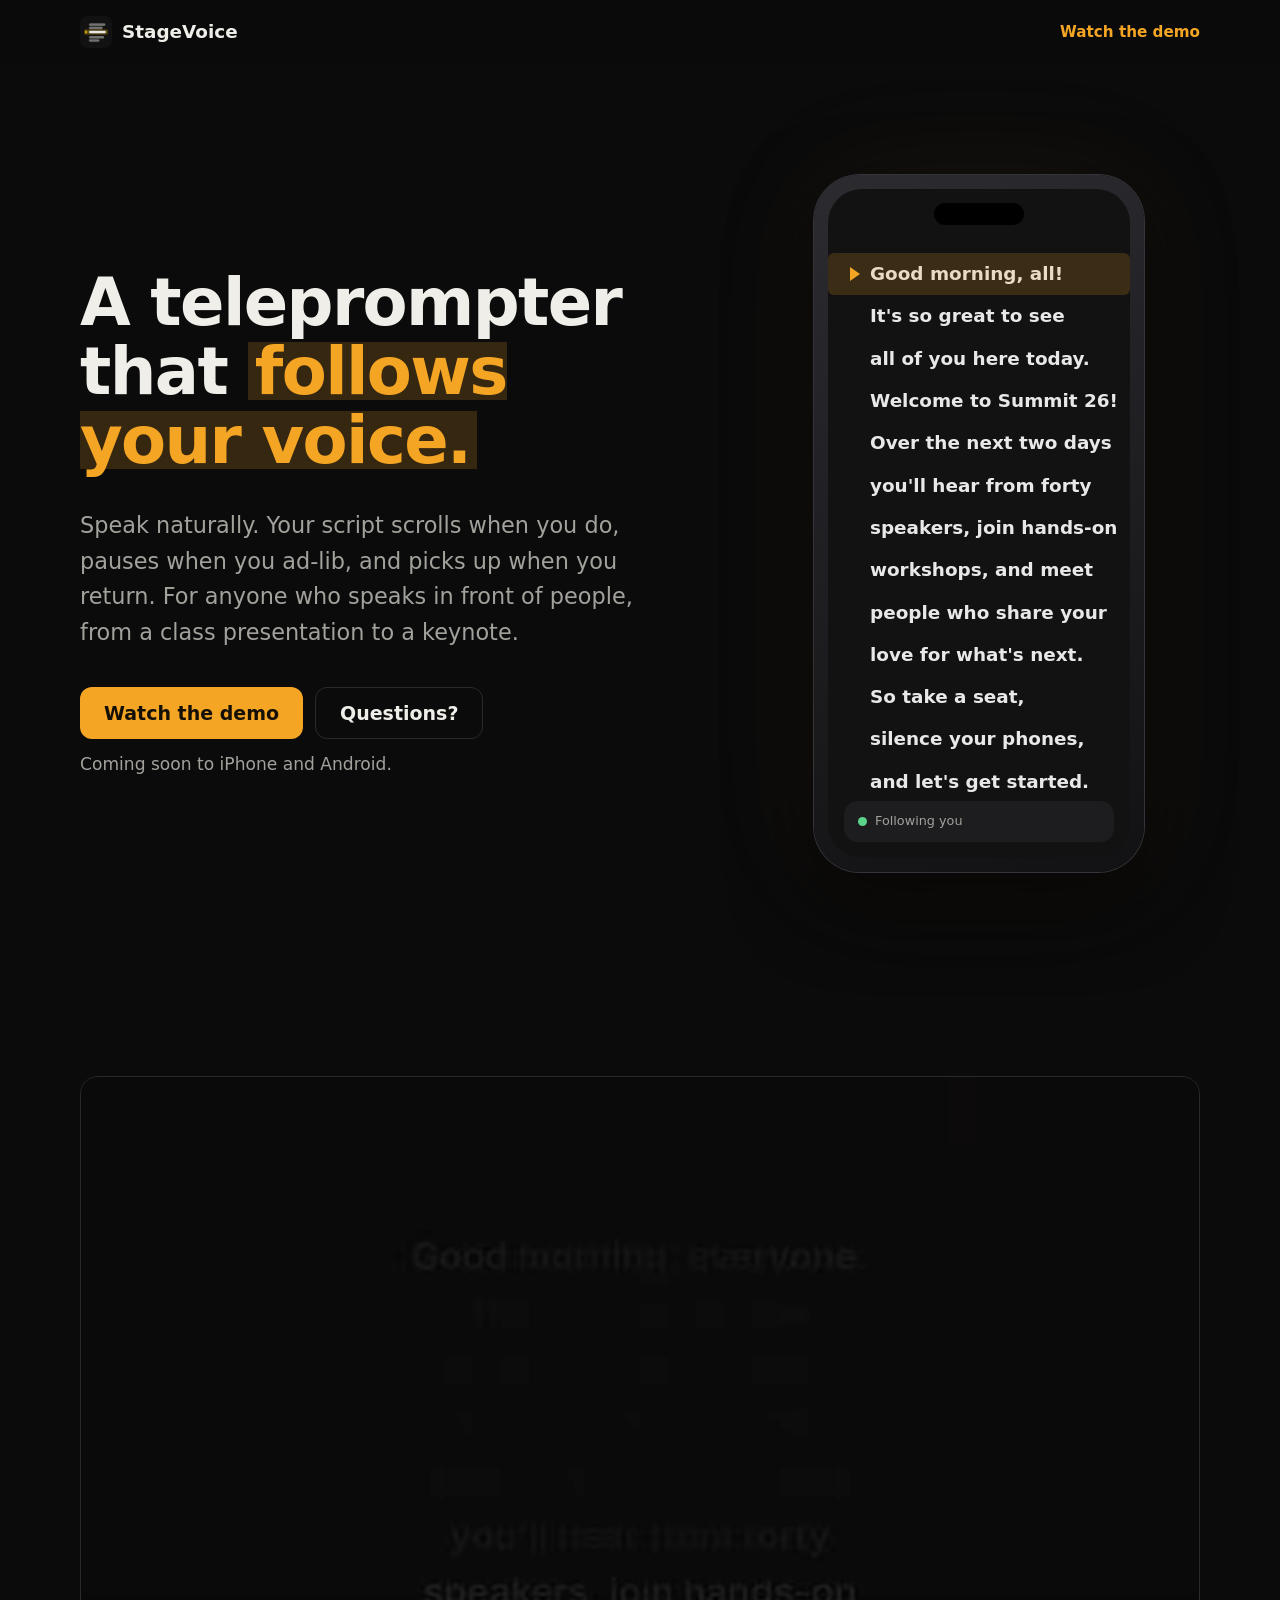
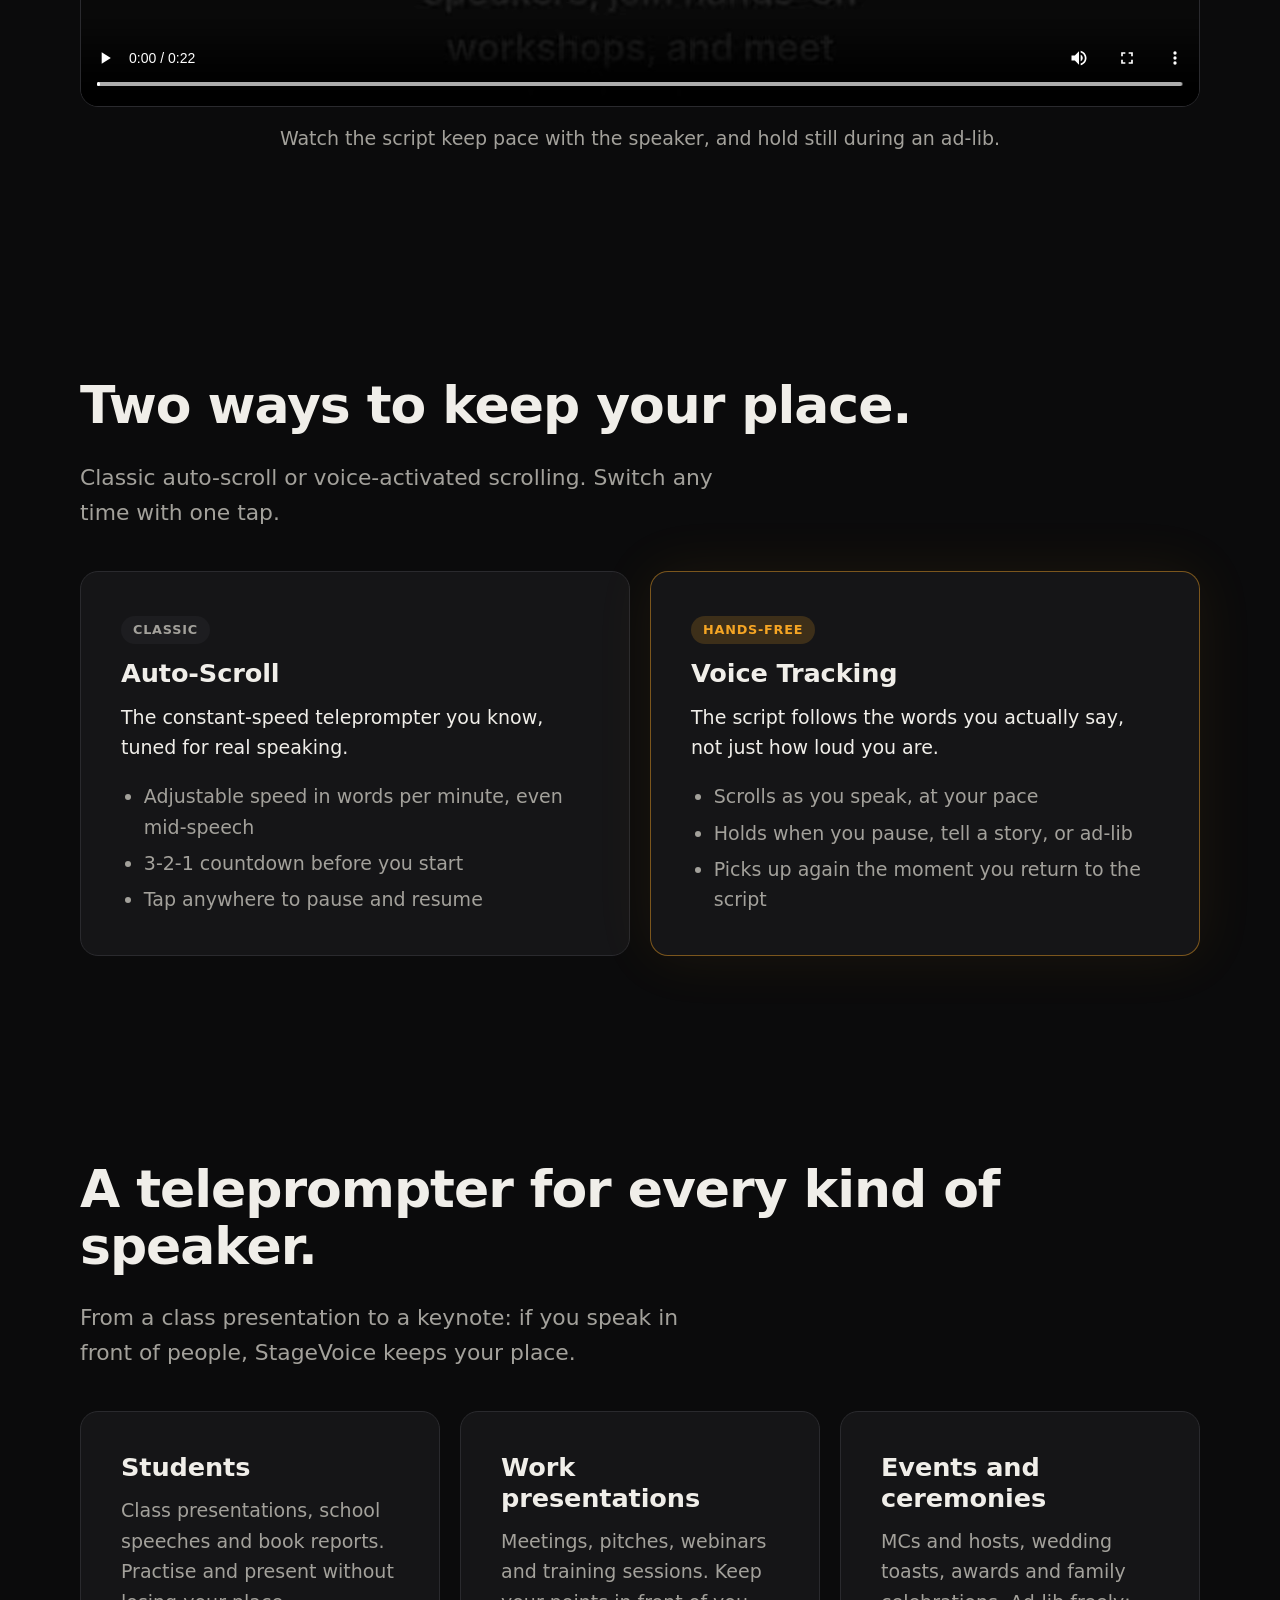
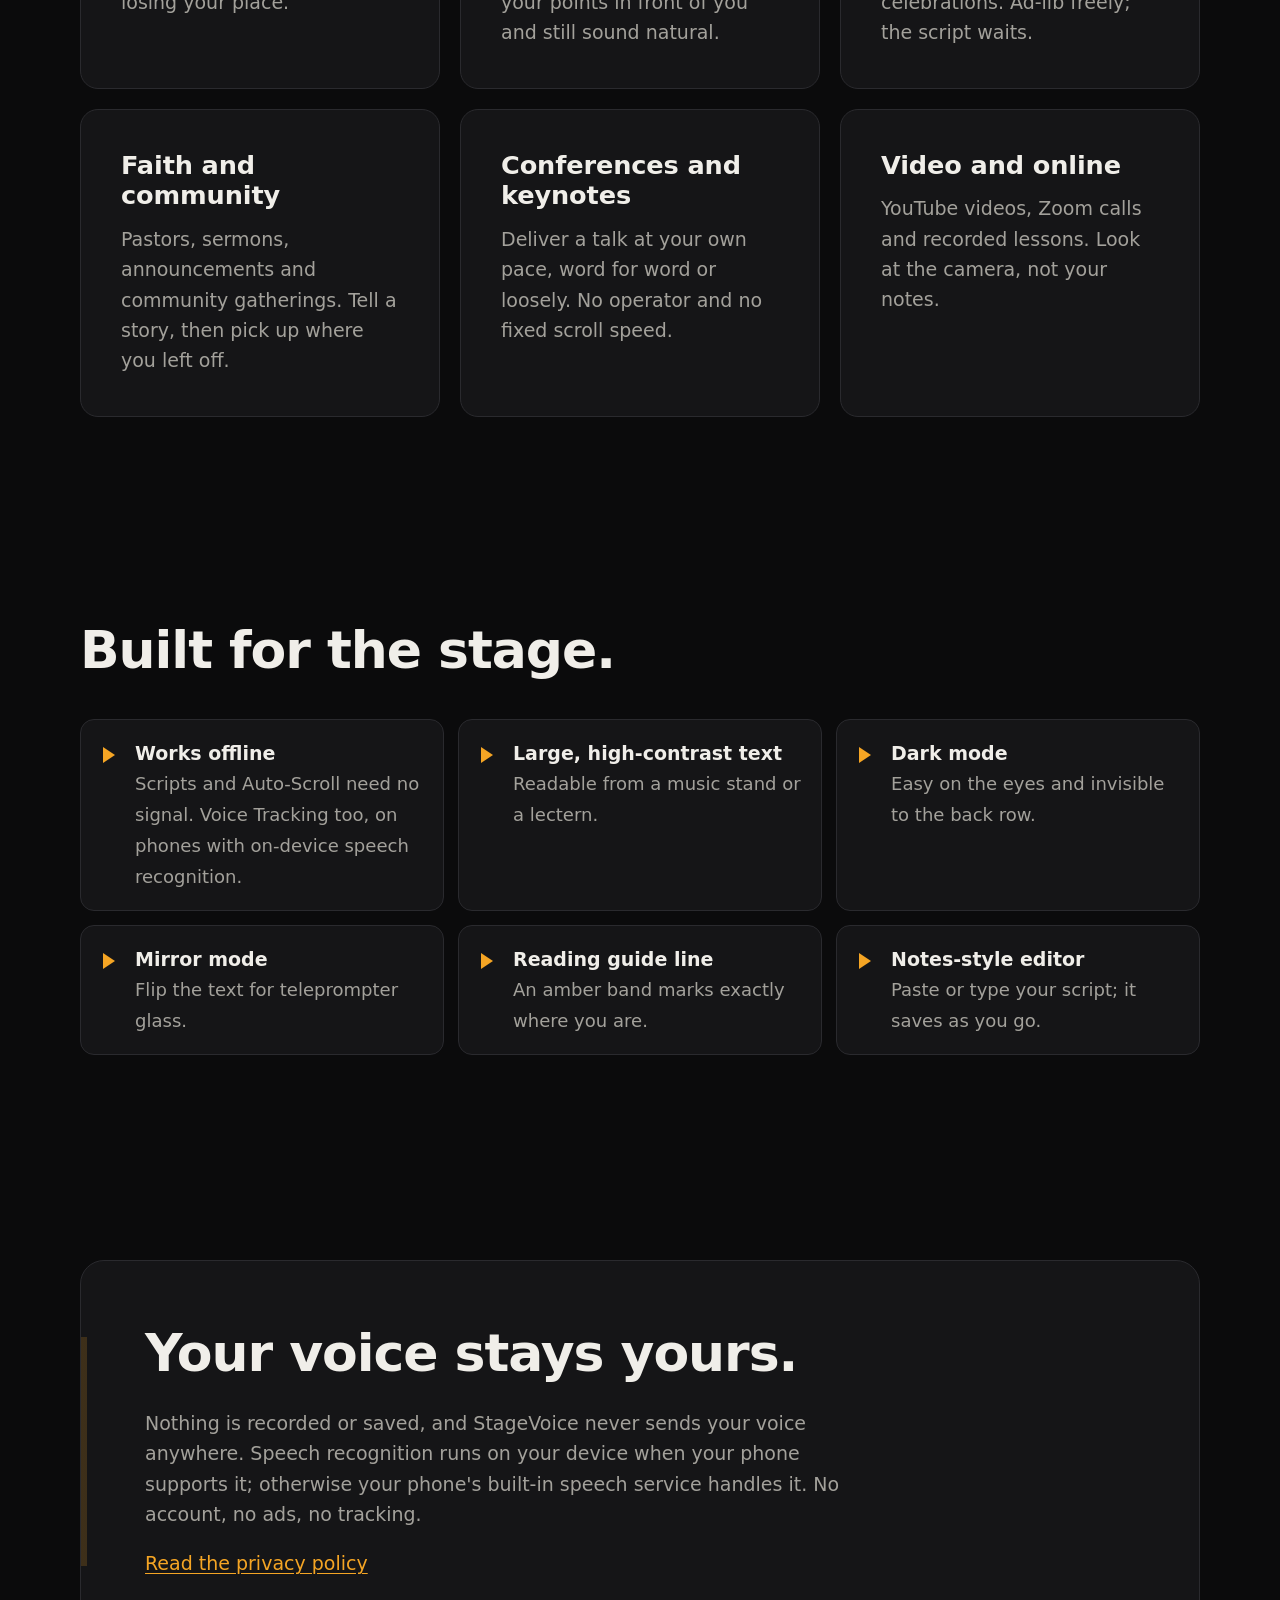
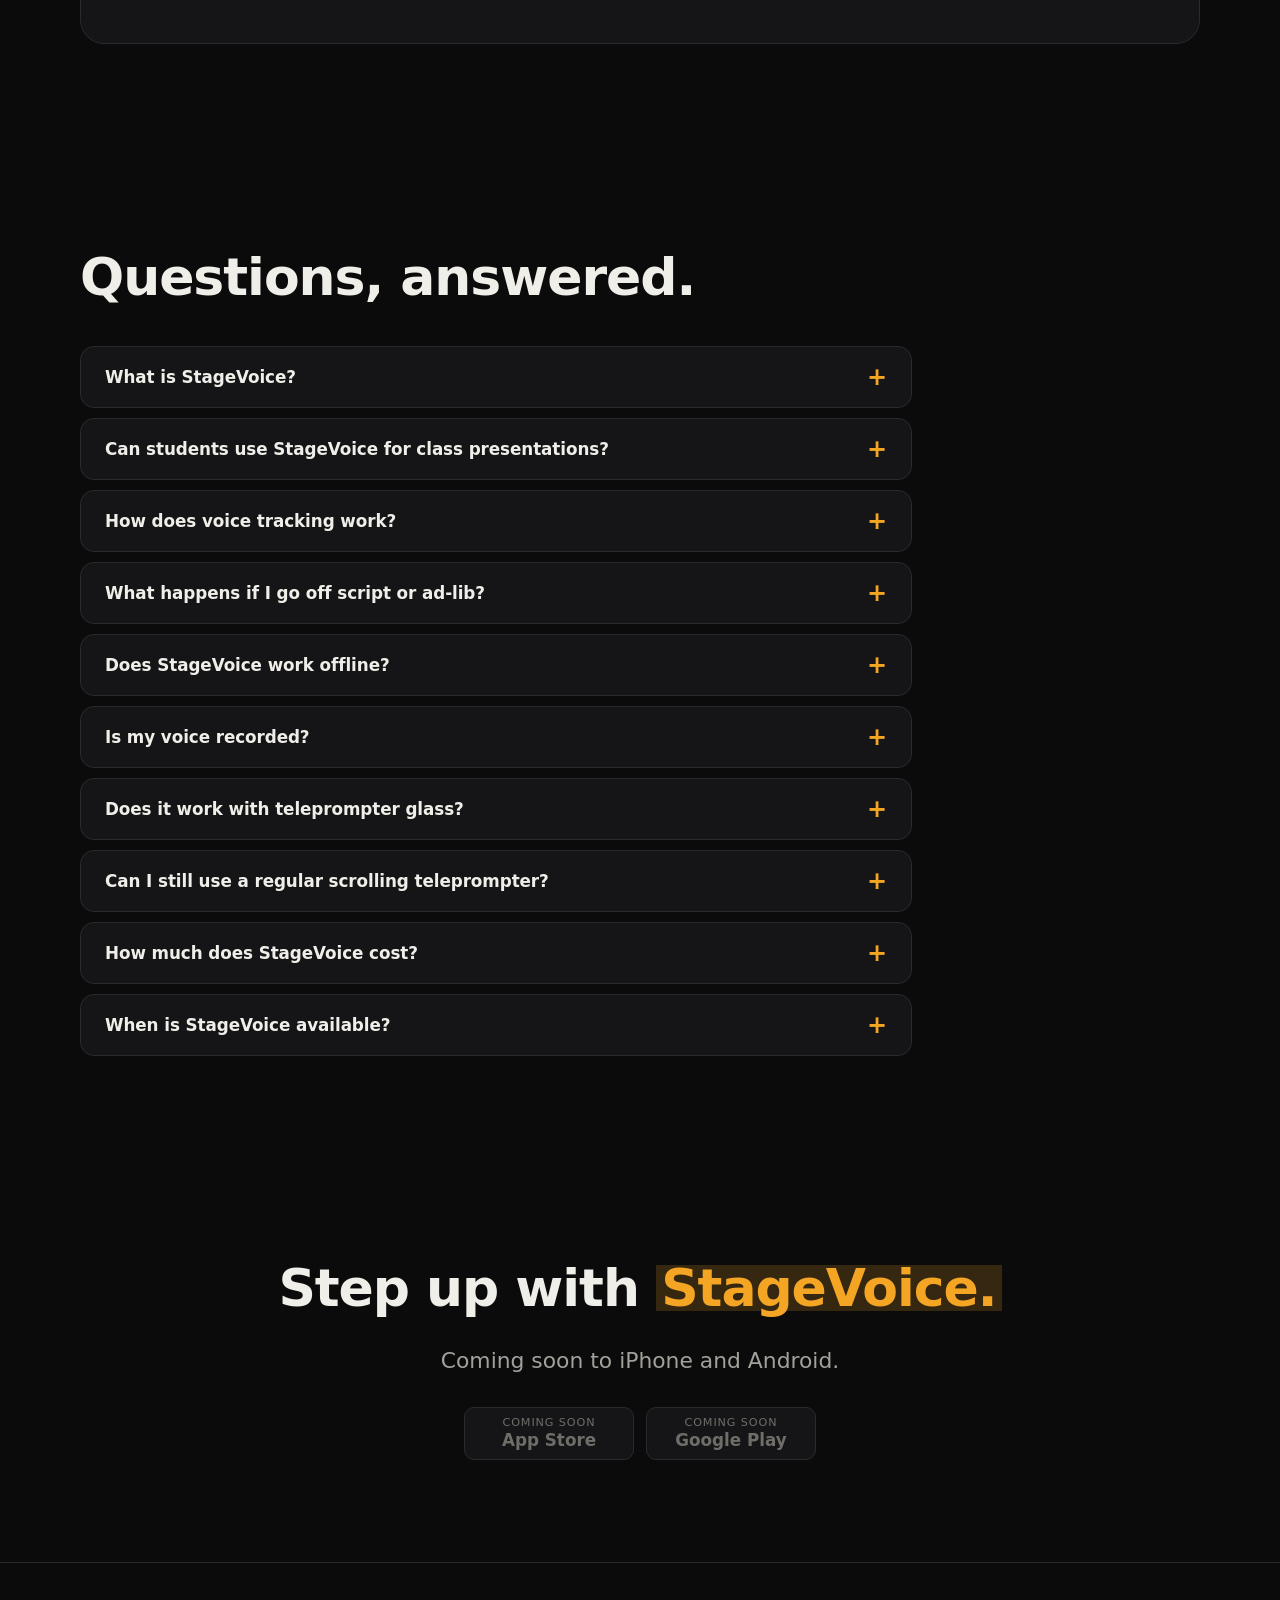
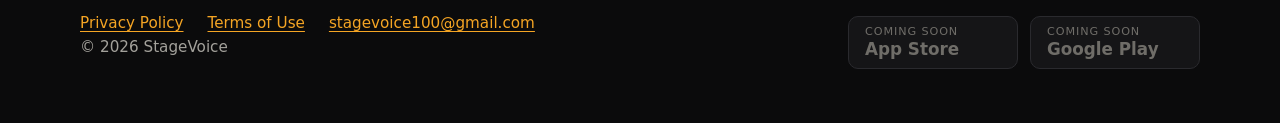
<file: index.html>
<!doctype html>
<!--
  StageVoice marketing site. Plain HTML/CSS/JS, no build step.

  Before going live, replace these placeholders (search the folder):
    YOUR-DOMAIN.com    -> your site's address (here, privacy.html, sitemap.xml,
                          robots.txt)
-->
<html lang="en">
  <head>
    <meta charset="utf-8" />
    <meta name="viewport" content="width=device-width, initial-scale=1" />
    <title>StageVoice: Voice Teleprompter for Speakers</title>
    <meta
      name="description"
      content="StageVoice is a voice-activated teleprompter app that scrolls as you speak and waits when you ad-lib. For any presentation, speech or talk."
    />
    <link rel="canonical" href="https://angelosramdas-afk.github.io/stagevoice-site/" />
    <meta name="theme-color" content="#0b0b0c" />
    <meta name="color-scheme" content="dark" />

    <!-- Open Graph / social previews -->
    <meta property="og:type" content="website" />
    <meta property="og:site_name" content="StageVoice" />
    <meta property="og:title" content="StageVoice: A teleprompter that follows your voice" />
    <meta
      property="og:description"
      content="Speak naturally. Your script scrolls when you do, pauses when you ad-lib, and picks up when you return."
    />
    <meta property="og:url" content="https://angelosramdas-afk.github.io/stagevoice-site/" />
    <meta property="og:image" content="https://angelosramdas-afk.github.io/stagevoice-site/assets/og-image.png" />
    <meta property="og:image:width" content="1200" />
    <meta property="og:image:height" content="630" />
    <meta property="og:image:alt" content="StageVoice app icon and the headline: A teleprompter that follows your voice." />
    <meta name="twitter:card" content="summary_large_image" />

    <!-- Icons (generated from the app icon by tool/make_site_images.py) -->
    <link rel="icon" type="image/png" sizes="32x32" href="assets/favicon-32.png" />
    <link rel="apple-touch-icon" href="assets/apple-touch-icon.png" />

    <!-- Structured data. Keep the FAQ answers identical to the visible FAQ. -->
    <script type="application/ld+json">
      {
        "@context": "https://schema.org",
        "@graph": [
          {
            "@type": "Organization",
            "@id": "https://angelosramdas-afk.github.io/stagevoice-site/#org",
            "name": "StageVoice",
            "url": "https://angelosramdas-afk.github.io/stagevoice-site/",
            "logo": "https://angelosramdas-afk.github.io/stagevoice-site/assets/apple-touch-icon.png"
          },
          {
            "@type": "WebSite",
            "@id": "https://angelosramdas-afk.github.io/stagevoice-site/#website",
            "name": "StageVoice",
            "url": "https://angelosramdas-afk.github.io/stagevoice-site/",
            "publisher": {
              "@id": "https://angelosramdas-afk.github.io/stagevoice-site/#org"
            }
          },
          {
            "@type": "SoftwareApplication",
            "@id": "https://angelosramdas-afk.github.io/stagevoice-site/#app",
            "name": "StageVoice",
            "operatingSystem": "iOS, Android",
            "applicationCategory": "BusinessApplication",
            "description": "A voice-activated teleprompter app that follows your voice: the script scrolls as you speak, holds when you ad-lib, and picks up when you return. Includes classic Auto-Scroll and a mirror mode for teleprompter glass. For students, presenters and anyone who speaks in front of people.",
            "url": "https://angelosramdas-afk.github.io/stagevoice-site/",
            "image": "https://angelosramdas-afk.github.io/stagevoice-site/assets/og-image.png",
            "publisher": {
              "@id": "https://angelosramdas-afk.github.io/stagevoice-site/#org"
            }
          },
          {
            "@type": "VideoObject",
            "name": "StageVoice: a teleprompter that follows your voice",
            "description": "A 22-second demo: the script scrolls as the speaker talks, holds during an ad-lib, and picks up when they return to the script.",
            "thumbnailUrl": "https://angelosramdas-afk.github.io/stagevoice-site/assets/demo-poster.jpg",
            "contentUrl": "https://angelosramdas-afk.github.io/stagevoice-site/demo.mp4",
            "uploadDate": "2026-10-07",
            "duration": "PT22S"
          },
          {
            "@type": "FAQPage",
            "mainEntity": [
              {
                "@type": "Question",
                "name": "What is StageVoice?",
                "acceptedAnswer": {
                  "@type": "Answer",
                  "text": "StageVoice is a teleprompter app for iPhone and Android that follows your voice. As you read, it listens through your phone's microphone, matches the words you say to your script, and scrolls so your current line stays in the reading guide. It's for anyone who speaks in front of people, from a class presentation to a keynote."
                }
              },
              {
                "@type": "Question",
                "name": "Can students use StageVoice for class presentations?",
                "acceptedAnswer": {
                  "@type": "Answer",
                  "text": "Yes. Students use it to practise and to present: paste your presentation script, then read it with Voice Tracking or Auto-Scroll so you never lose your place, even if you add something in your own words. Some teachers don't allow notes during a presentation, so check your class rules first; StageVoice is still a great way to rehearse."
                }
              },
              {
                "@type": "Question",
                "name": "How does voice tracking work?",
                "acceptedAnswer": {
                  "@type": "Answer",
                  "text": "StageVoice uses your phone's built-in speech recognition to turn what you say into words, then matches those words against your script to find your place. Because it follows your words rather than how loud you are, it moves when you read further and stays put when you pause."
                }
              },
              {
                "@type": "Question",
                "name": "What happens if I go off script or ad-lib?",
                "acceptedAnswer": {
                  "@type": "Answer",
                  "text": "It holds your place. The status changes to “Off script · holding” and the text stays still until you come back to your script; then it picks up at the line you return to, even if you skip a few words. You can also nudge the script up or down, or drag it, at any time."
                }
              },
              {
                "@type": "Question",
                "name": "Does StageVoice work offline?",
                "acceptedAnswer": {
                  "@type": "Answer",
                  "text": "Your scripts and Auto-Scroll work fully offline. Voice Tracking also works offline on phones that support on-device speech recognition. On other phones it uses the phone's built-in speech service, which may need an internet connection, and StageVoice tells you when that happens."
                }
              },
              {
                "@type": "Question",
                "name": "Is my voice recorded?",
                "acceptedAnswer": {
                  "@type": "Answer",
                  "text": "No. StageVoice does not record or save audio, and the app never sends your voice anywhere itself. Your phone's speech recognition turns speech into text, on the device when the phone supports it. Your scripts stay on your phone, and there is no account to create."
                }
              },
              {
                "@type": "Question",
                "name": "Does it work with teleprompter glass?",
                "acceptedAnswer": {
                  "@type": "Answer",
                  "text": "Yes. Mirror mode flips the text for beam-splitter teleprompter glass. You can also adjust text size, line spacing, high contrast and where the reading guide sits on the screen."
                }
              },
              {
                "@type": "Question",
                "name": "Can I still use a regular scrolling teleprompter?",
                "acceptedAnswer": {
                  "@type": "Answer",
                  "text": "Yes. Auto-Scroll is the classic constant-speed mode: set a speed from 40 to 300 words per minute, change it mid-speech, start with a 3-2-1 countdown and tap to pause. Switch between Auto-Scroll and Voice Tracking with one tap."
                }
              },
              {
                "@type": "Question",
                "name": "How much does StageVoice cost?",
                "acceptedAnswer": {
                  "@type": "Answer",
                  "text": "StageVoice Pro is a monthly or yearly subscription, and new subscribers can try either plan for 7 days for $0.99. Prices are shown in the App Store and Google Play in your local currency. Your scripts are never locked: if your subscription ends, you can still open, edit and copy everything you wrote."
                }
              },
              {
                "@type": "Question",
                "name": "When is StageVoice available?",
                "acceptedAnswer": {
                  "@type": "Answer",
                  "text": "StageVoice is coming soon to the App Store and Google Play."
                }
              }
            ]
          }
        ]
      }
    </script>

    <link rel="stylesheet" href="styles.css" />
    <script src="main.js" defer></script>
  </head>

  <body>
    <a class="skip-link" href="#main">Skip to content</a>

    <header class="site-header">
      <div class="container">
        <a class="brand" href="./" aria-label="StageVoice home">
          <img src="assets/apple-touch-icon.png" alt="" width="32" height="32" />
          StageVoice
        </a>
        <a class="header-cta" href="#demo">Watch the demo</a>
      </div>
    </header>

    <main id="main">
      <!-- 1. Hero -->
      <section class="hero" aria-labelledby="hero-title">
        <div class="container">
          <div>
            <h1 id="hero-title">
              A teleprompter that <span class="highlight">follows your voice.</span>
            </h1>
            <p class="hero-subhead">
              Speak naturally. Your script scrolls when you do, pauses when you
              ad-lib, and picks up when you return. For anyone who speaks in
              front of people, from a class presentation to a keynote.
            </p>

            <div class="hero-actions">
              <a class="button" href="#demo">Watch the demo</a>
              <a class="button button--ghost" href="#faq">Questions?</a>
            </div>
            <p class="hero-note">Coming soon to iPhone and Android.</p>
          </div>

          <!-- Phone mockup placeholder with the animated reading guide.
               Swap in a real screenshot later (see .phone in styles.css). -->
          <div class="phone" role="img" aria-label="StageVoice on a phone: a welcome speech with an amber reading guide moving line by line as the speaker talks.">
            <div class="phone-screen" aria-hidden="true">
              <div class="script">
                <ul class="script-lines">
                  <li>Good morning, all!</li>
                  <li>It's so great to see</li>
                  <li>all of you here today.</li>
                  <li>Welcome to Summit 26!</li>
                  <li>Over the next two days</li>
                  <li>you'll hear from forty</li>
                  <li>speakers, join hands-on</li>
                  <li>workshops, and meet</li>
                  <li>people who share your</li>
                  <li>love for what's next.</li>
                  <li>So take a seat,</li>
                  <li>silence your phones,</li>
                  <li>and let's get started.</li>
                </ul>
                <span class="reading-guide"></span>
              </div>
              <div class="phone-status"><span class="dot"></span> Following you</div>
            </div>
          </div>
        </div>
      </section>

      <!-- 2. Demo -->
      <section id="demo" class="section" aria-labelledby="demo-title">
        <div class="container">
          <h2 id="demo-title" class="visually-hidden">Demo</h2>
          <div class="demo-frame">
            <!-- demo.mp4 is the launch video (brag-output/brag.mp4 in the app repo).
                 Replace it with a screen recording any time (H.264 MP4, ~1080p,
                 ideally under 10 MB). -->
            <video
              controls
              loop
              playsinline
              preload="auto"
              poster="assets/demo-poster.jpg"
              width="1280"
              height="720"
            >
              <source src="demo.mp4" type="video/mp4" />
              <source src="demo.webm" type="video/webm" />
              Your browser can't play this video.
            </video>
            <!-- Shown when the browser only allowed muted autoplay. -->
            <button class="sound-toggle" type="button" hidden>
              <span aria-hidden="true">🔊</span> Tap for sound
            </button>
          </div>
          <p class="demo-caption">
            Watch the script keep pace with the speaker, and hold still during an ad-lib.
          </p>
        </div>
      </section>

      <!-- 3. Two modes -->
      <section class="section" aria-labelledby="modes-title">
        <div class="container">
          <h2 id="modes-title">Two ways to keep your place.</h2>
          <p class="section-intro">Classic auto-scroll or voice-activated scrolling. Switch any time with one tap.</p>
          <div class="cards">
            <article class="card">
              <span class="card-label">Classic</span>
              <h3>Auto-Scroll</h3>
              <p>The constant-speed teleprompter you know, tuned for real speaking.</p>
              <ul>
                <li>Adjustable speed in words per minute, even mid-speech</li>
                <li>3-2-1 countdown before you start</li>
                <li>Tap anywhere to pause and resume</li>
              </ul>
            </article>
            <article class="card card--voice">
              <span class="card-label">Hands-free</span>
              <h3>Voice Tracking</h3>
              <p>The script follows the words you actually say, not just how loud you are.</p>
              <ul>
                <li>Scrolls as you speak, at your pace</li>
                <li>Holds when you pause, tell a story, or ad-lib</li>
                <li>Picks up again the moment you return to the script</li>
              </ul>
            </article>
          </div>
        </div>
      </section>

      <!-- 4. Who it's for -->
      <section id="who" class="section" aria-labelledby="who-title">
        <div class="container">
          <h2 id="who-title">A teleprompter for every kind of speaker.</h2>
          <p class="section-intro">From a class presentation to a keynote: if you speak in front of people, StageVoice keeps your place.</p>
          <div class="cards cards--who">
            <article class="card">
              <h3>Students</h3>
              <p>Class presentations, school speeches and book reports. Practise and present without losing your place.</p>
            </article>
            <article class="card">
              <h3>Work presentations</h3>
              <p>Meetings, pitches, webinars and training sessions. Keep your points in front of you and still sound natural.</p>
            </article>
            <article class="card">
              <h3>Events and ceremonies</h3>
              <p>MCs and hosts, wedding toasts, awards and family celebrations. Ad-lib freely; the script waits.</p>
            </article>
            <article class="card">
              <h3>Faith and community</h3>
              <p>Pastors, sermons, announcements and community gatherings. Tell a story, then pick up where you left off.</p>
            </article>
            <article class="card">
              <h3>Conferences and keynotes</h3>
              <p>Deliver a talk at your own pace, word for word or loosely. No operator and no fixed scroll speed.</p>
            </article>
            <article class="card">
              <h3>Video and online</h3>
              <p>YouTube videos, Zoom calls and recorded lessons. Look at the camera, not your notes.</p>
            </article>
          </div>
        </div>
      </section>

      <!-- 5. Built for the stage -->
      <section class="section" aria-labelledby="stage-title">
        <div class="container">
          <h2 id="stage-title">Built for the stage.</h2>
          <ul class="features">
            <li>
              <strong>Works offline</strong>
              <span>Scripts and Auto-Scroll need no signal. Voice Tracking too, on phones with on-device speech recognition.</span>
            </li>
            <li>
              <strong>Large, high-contrast text</strong>
              <span>Readable from a music stand or a lectern.</span>
            </li>
            <li>
              <strong>Dark mode</strong>
              <span>Easy on the eyes and invisible to the back row.</span>
            </li>
            <li>
              <strong>Mirror mode</strong>
              <span>Flip the text for teleprompter glass.</span>
            </li>
            <li>
              <strong>Reading guide line</strong>
              <span>An amber band marks exactly where you are.</span>
            </li>
            <li>
              <strong>Notes-style editor</strong>
              <span>Paste or type your script; it saves as you go.</span>
            </li>
          </ul>
        </div>
      </section>

      <!-- 6. Privacy -->
      <section class="section" aria-labelledby="privacy-title">
        <div class="container">
          <div class="privacy-panel">
            <h2 id="privacy-title">Your voice stays yours.</h2>
            <p>
              Nothing is recorded or saved, and StageVoice never sends your
              voice anywhere. Speech recognition runs on your device when your
              phone supports it; otherwise your phone's built-in speech service
              handles it. No account, no ads, no tracking.
            </p>
            <a href="privacy.html">Read the privacy policy</a>
          </div>
        </div>
      </section>

      <!-- 7. FAQ -->
      <section id="faq" class="section" aria-labelledby="faq-title">
        <div class="container">
          <h2 id="faq-title">Questions, answered.</h2>
          <div class="faq">
            <details class="faq-item">
              <summary><h3>What is StageVoice?</h3></summary>
              <p>StageVoice is a teleprompter app for iPhone and Android that follows your voice. As you read, it listens through your phone's microphone, matches the words you say to your script, and scrolls so your current line stays in the reading guide. It's for anyone who speaks in front of people, from a class presentation to a keynote.</p>
            </details>
            <details class="faq-item">
              <summary><h3>Can students use StageVoice for class presentations?</h3></summary>
              <p>Yes. Students use it to practise and to present: paste your presentation script, then read it with Voice Tracking or Auto-Scroll so you never lose your place, even if you add something in your own words. Some teachers don't allow notes during a presentation, so check your class rules first; StageVoice is still a great way to rehearse.</p>
            </details>
            <details class="faq-item">
              <summary><h3>How does voice tracking work?</h3></summary>
              <p>StageVoice uses your phone's built-in speech recognition to turn what you say into words, then matches those words against your script to find your place. Because it follows your words rather than how loud you are, it moves when you read further and stays put when you pause.</p>
            </details>
            <details class="faq-item">
              <summary><h3>What happens if I go off script or ad-lib?</h3></summary>
              <p>It holds your place. The status changes to “Off script · holding” and the text stays still until you come back to your script; then it picks up at the line you return to, even if you skip a few words. You can also nudge the script up or down, or drag it, at any time.</p>
            </details>
            <details class="faq-item">
              <summary><h3>Does StageVoice work offline?</h3></summary>
              <p>Your scripts and Auto-Scroll work fully offline. Voice Tracking also works offline on phones that support on-device speech recognition. On other phones it uses the phone's built-in speech service, which may need an internet connection, and StageVoice tells you when that happens.</p>
            </details>
            <details class="faq-item">
              <summary><h3>Is my voice recorded?</h3></summary>
              <p>No. StageVoice does not record or save audio, and the app never sends your voice anywhere itself. Your phone's speech recognition turns speech into text, on the device when the phone supports it. Your scripts stay on your phone, and there is no account to create.</p>
            </details>
            <details class="faq-item">
              <summary><h3>Does it work with teleprompter glass?</h3></summary>
              <p>Yes. Mirror mode flips the text for beam-splitter teleprompter glass. You can also adjust text size, line spacing, high contrast and where the reading guide sits on the screen.</p>
            </details>
            <details class="faq-item">
              <summary><h3>Can I still use a regular scrolling teleprompter?</h3></summary>
              <p>Yes. Auto-Scroll is the classic constant-speed mode: set a speed from 40 to 300 words per minute, change it mid-speech, start with a 3-2-1 countdown and tap to pause. Switch between Auto-Scroll and Voice Tracking with one tap.</p>
            </details>
            <details class="faq-item">
              <summary><h3>How much does StageVoice cost?</h3></summary>
              <p>StageVoice Pro is a monthly or yearly subscription, and new subscribers can try either plan for 7 days for $0.99. Prices are shown in the App Store and Google Play in your local currency. Your scripts are never locked: if your subscription ends, you can still open, edit and copy everything you wrote.</p>
            </details>
            <details class="faq-item">
              <summary><h3>When is StageVoice available?</h3></summary>
              <p>StageVoice is coming soon to the App Store and Google Play.</p>
            </details>
          </div>
        </div>
      </section>

      <!-- 8. Final call to action -->
      <section id="get" class="section final-cta" aria-labelledby="get-title">
        <div class="container">
          <h2 id="get-title">Step up with <span class="highlight">StageVoice.</span></h2>
          <p class="section-intro">Coming soon to iPhone and Android.</p>
          <div class="store-badges" aria-label="App stores: coming soon">
            <span class="store-badge" aria-disabled="true">
              <small>Coming soon</small>
              <strong>App Store</strong>
            </span>
            <span class="store-badge" aria-disabled="true">
              <small>Coming soon</small>
              <strong>Google Play</strong>
            </span>
          </div>
        </div>
      </section>
    </main>

    <!-- 9. Footer -->
    <footer class="site-footer">
      <div class="container">
        <div>
          <ul class="footer-links">
            <li><a href="privacy.html">Privacy Policy</a></li>
            <li><a href="terms.html">Terms of Use</a></li>
            <li><a href="mailto:stagevoice100@gmail.com">stagevoice100@gmail.com</a></li>
          </ul>
          <p>&copy; <span data-year>2026</span> StageVoice</p>
        </div>
        <div class="store-badges" aria-label="App stores: coming soon">
          <span class="store-badge" aria-disabled="true">
            <small>Coming soon</small>
            <strong>App Store</strong>
          </span>
          <span class="store-badge" aria-disabled="true">
            <small>Coming soon</small>
            <strong>Google Play</strong>
          </span>
        </div>
      </div>
    </footer>
  </body>
</html>
</file>
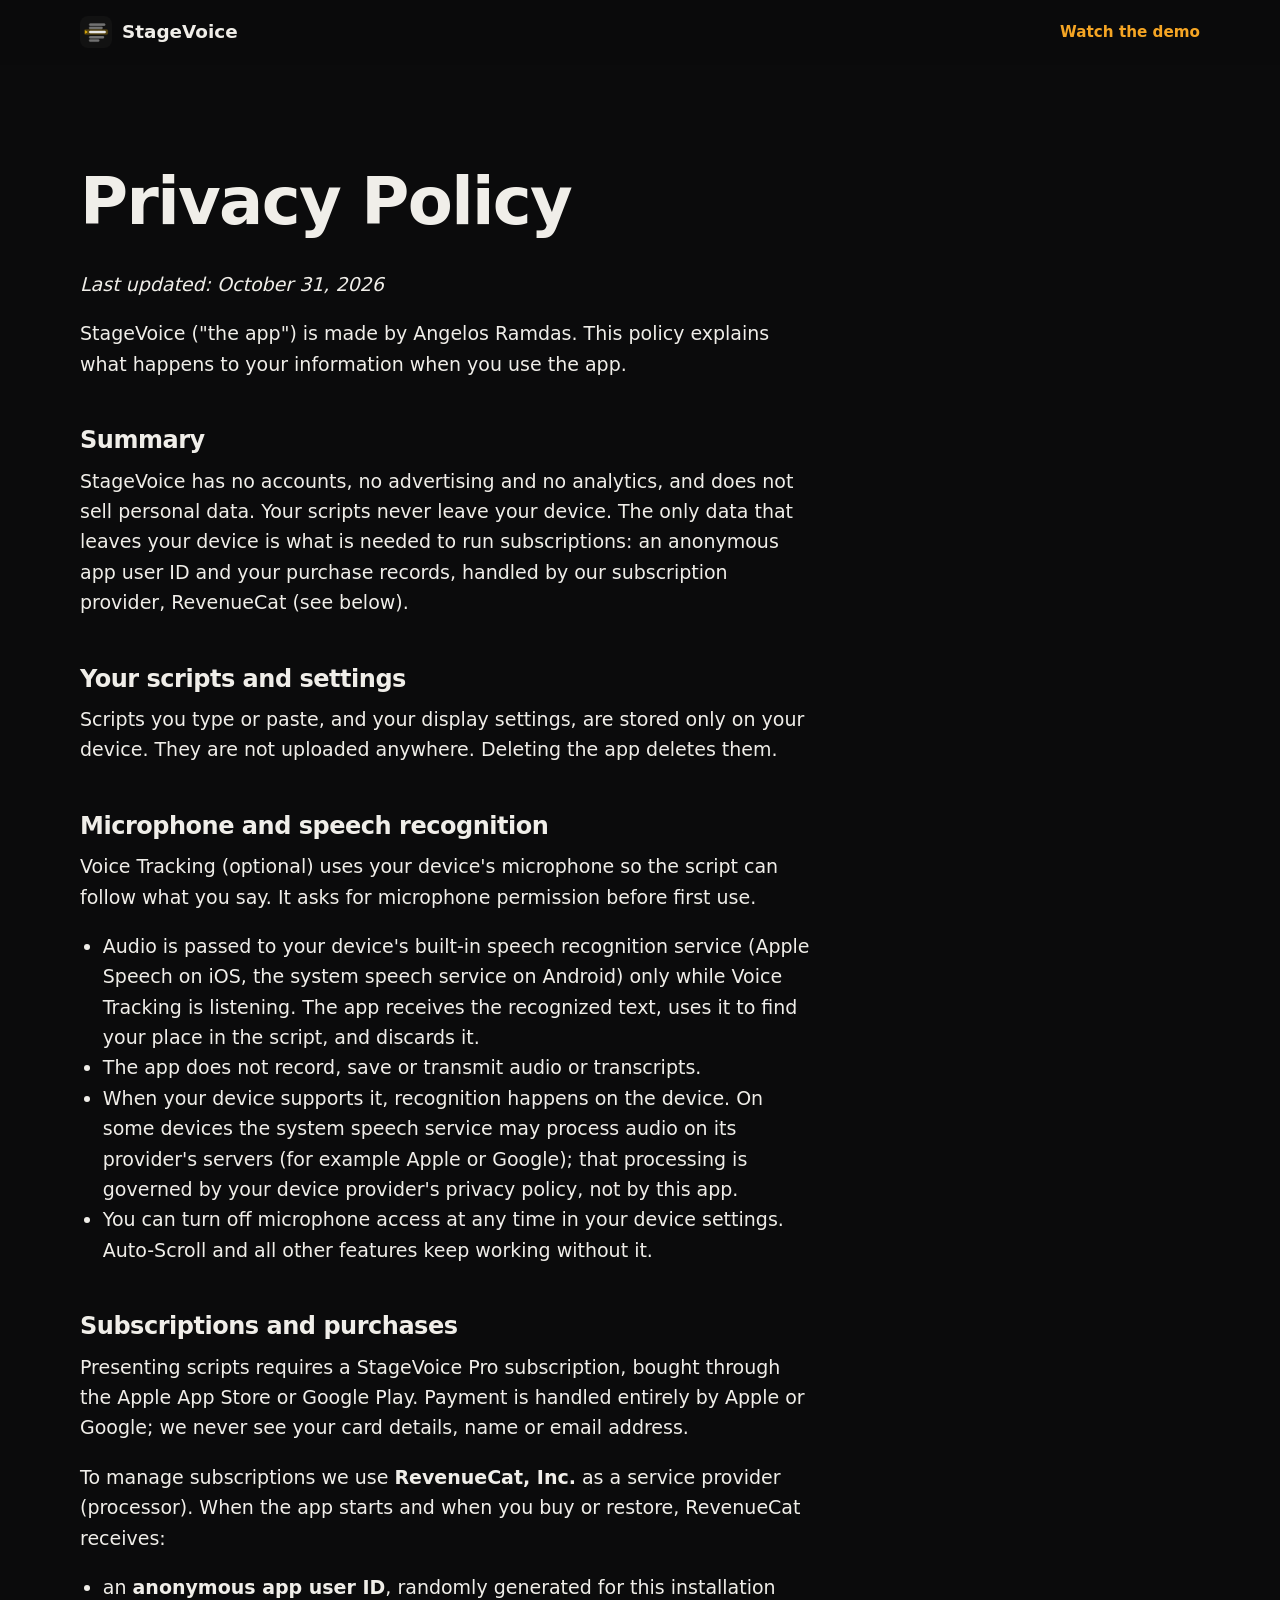
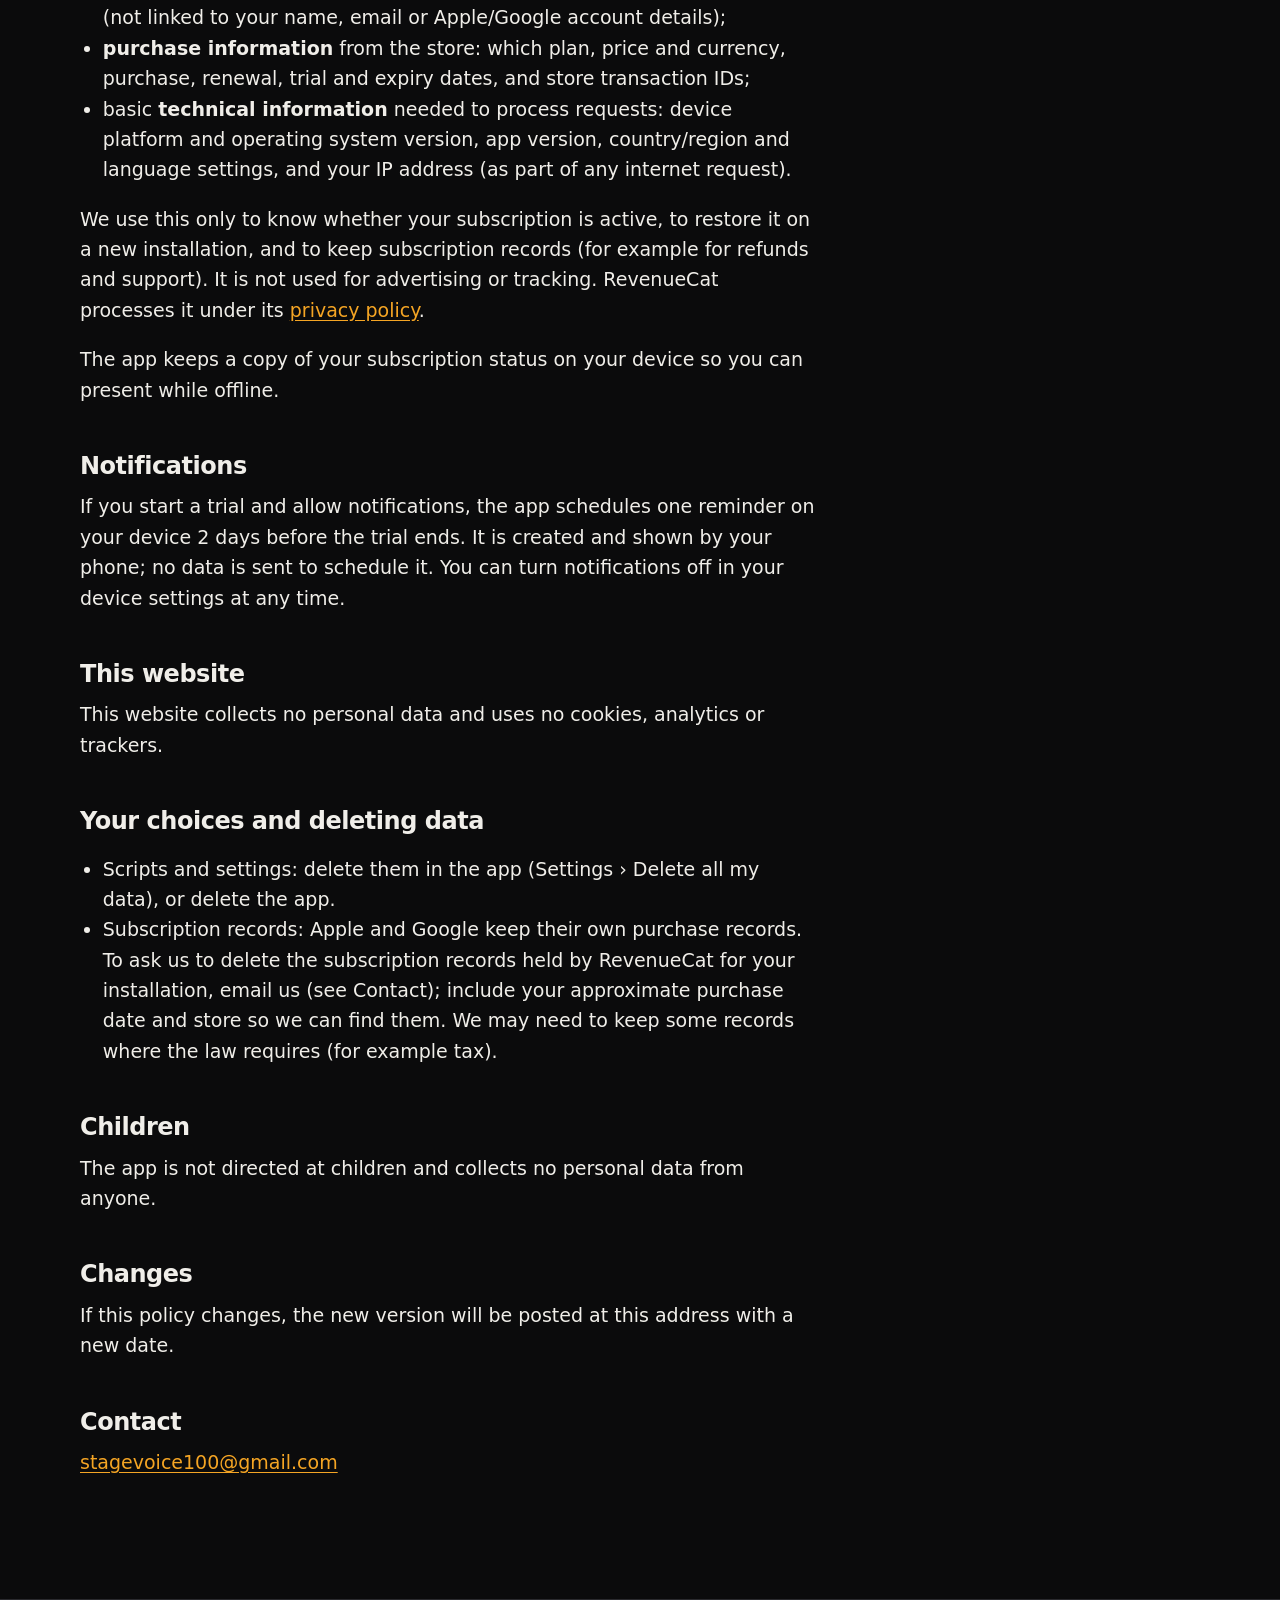
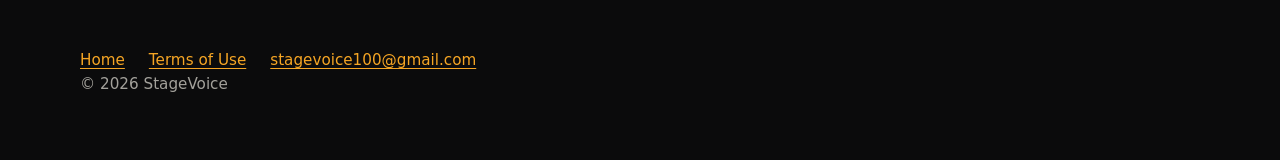
<file: privacy.html>
<!doctype html>
<html lang="en">
  <head>
    <meta charset="utf-8" />
    <meta name="viewport" content="width=device-width, initial-scale=1" />
    <title>Privacy Policy · StageVoice</title>
    <meta name="description" content="How StageVoice handles your data: no accounts, no tracking, scripts stay on your device, and your voice is never recorded or sent by the app." />
    <link rel="canonical" href="https://angelosramdas-afk.github.io/stagevoice-site/privacy.html" />
    <meta name="theme-color" content="#0b0b0c" />
    <meta name="color-scheme" content="dark" />
    <meta property="og:type" content="article" />
    <meta property="og:site_name" content="StageVoice" />
    <meta property="og:title" content="StageVoice Privacy Policy" />
    <meta property="og:url" content="https://angelosramdas-afk.github.io/stagevoice-site/privacy.html" />
    <meta property="og:image" content="https://angelosramdas-afk.github.io/stagevoice-site/assets/og-image.png" />
    <link rel="icon" type="image/png" sizes="32x32" href="assets/favicon-32.png" />
    <link rel="apple-touch-icon" href="assets/apple-touch-icon.png" />
    <link rel="stylesheet" href="styles.css" />
    <script src="main.js" defer></script>
  </head>

  <body>
    <a class="skip-link" href="#main">Skip to content</a>

    <header class="site-header">
      <div class="container">
        <a class="brand" href="./" aria-label="StageVoice home">
          <img src="assets/apple-touch-icon.png" alt="" width="32" height="32" />
          StageVoice
        </a>
        <a class="header-cta" href="./#demo">Watch the demo</a>
      </div>
    </header>

    <main id="main" class="section">
      <div class="container">
        <!-- =================================================================
             PRIVACY POLICY: PASTE YOUR FINAL TEXT BETWEEN THE MARKERS BELOW.

             It is pre-filled from the app's template (docs/PRIVACY.md).
             Either fill in the highlighted [PLACEHOLDERS] and delete the
             notice box, or replace everything inside <article class="policy">
             with your own policy (use <h1>, <h2>, <p>, <ul><li> tags).
             This page's URL is what you give Google Play and the App Store.
             ================================================================= -->
        <article class="policy">
          <!-- BEGIN PRIVACY POLICY -->

          <h1>Privacy Policy</h1>
          <p><em>Last updated: October 31, 2026</em></p>

          <p>
            StageVoice ("the app") is made by
            Angelos Ramdas. This policy
            explains what happens to your information when you use the app.
          </p>

          <h2>Summary</h2>
          <p>
            StageVoice has no accounts, no advertising and no analytics, and
            does not sell personal data. Your scripts never leave your device.
            The only data that leaves your device is what is needed to run
            subscriptions: an anonymous app user ID and your purchase records,
            handled by our subscription provider, RevenueCat (see below).
          </p>

          <h2>Your scripts and settings</h2>
          <p>
            Scripts you type or paste, and your display settings, are stored
            only on your device. They are not uploaded anywhere. Deleting the
            app deletes them.
          </p>

          <h2>Microphone and speech recognition</h2>
          <p>
            Voice Tracking (optional) uses your device's microphone so the
            script can follow what you say. It asks for microphone permission
            before first use.
          </p>
          <ul>
            <li>
              Audio is passed to your device's built-in speech recognition
              service (Apple Speech on iOS, the system speech service on
              Android) only while Voice Tracking is listening. The app receives
              the recognized text, uses it to find your place in the script,
              and discards it.
            </li>
            <li>The app does not record, save or transmit audio or transcripts.</li>
            <li>
              When your device supports it, recognition happens on the device.
              On some devices the system speech service may process audio on
              its provider's servers (for example Apple or Google); that
              processing is governed by your device provider's privacy policy,
              not by this app.
            </li>
            <li>
              You can turn off microphone access at any time in your device
              settings. Auto-Scroll and all other features keep working without
              it.
            </li>
          </ul>

          <h2>Subscriptions and purchases</h2>
          <p>
            Presenting scripts requires a StageVoice Pro subscription, bought
            through the Apple App Store or Google Play. Payment is handled
            entirely by Apple or Google; we never see your card details, name
            or email address.
          </p>
          <p>
            To manage subscriptions we use <strong>RevenueCat, Inc.</strong> as
            a service provider (processor). When the app starts and when you buy
            or restore, RevenueCat receives:
          </p>
          <ul>
            <li>
              an <strong>anonymous app user ID</strong>, randomly generated for
              this installation (not linked to your name, email or Apple/Google
              account details);
            </li>
            <li>
              <strong>purchase information</strong> from the store: which plan,
              price and currency, purchase, renewal, trial and expiry dates, and
              store transaction IDs;
            </li>
            <li>
              basic <strong>technical information</strong> needed to process
              requests: device platform and operating system version, app
              version, country/region and language settings, and your IP address
              (as part of any internet request).
            </li>
          </ul>
          <p>
            We use this only to know whether your subscription is active, to
            restore it on a new installation, and to keep subscription records
            (for example for refunds and support). It is not used for
            advertising or tracking. RevenueCat processes it under its
            <a href="https://www.revenuecat.com/privacy">privacy policy</a>.
          </p>
          <p>
            The app keeps a copy of your subscription status on your device so
            you can present while offline.
          </p>

          <h2>Notifications</h2>
          <p>
            If you start a trial and allow notifications, the app schedules
            one reminder on your device 2 days before the trial ends. It is
            created and shown by your phone; no data is sent to schedule it. You
            can turn notifications off in your device settings at any time.
          </p>

          <h2>This website</h2>
          <p>
            This website collects no personal data and uses no cookies,
            analytics or trackers.
          </p>

          <h2>Your choices and deleting data</h2>
          <ul>
            <li>Scripts and settings: delete them in the app (Settings &rsaquo; Delete all my data), or delete the app.</li>
            <li>
              Subscription records: Apple and Google keep their own purchase
              records. To ask us to delete the subscription records held by
              RevenueCat for your installation, email us (see Contact); include
              your approximate purchase date and store so we can find them. We
              may need to keep some records where the law requires (for example
              tax).
            </li>
          </ul>

          <h2>Children</h2>
          <p>
            The app is not directed at children and collects no personal data
            from anyone.
          </p>

          <h2>Changes</h2>
          <p>
            If this policy changes, the new version will be posted at this
            address with a new date.
          </p>

          <h2>Contact</h2>
          <p>
            <a href="mailto:stagevoice100@gmail.com">stagevoice100@gmail.com</a>
          </p>
          <!-- END PRIVACY POLICY -->
        </article>
      </div>
    </main>

    <footer class="site-footer">
      <div class="container">
        <div>
          <ul class="footer-links">
            <li><a href="./">Home</a></li>
            <li><a href="terms.html">Terms of Use</a></li>
            <li><a href="mailto:stagevoice100@gmail.com">stagevoice100@gmail.com</a></li>
          </ul>
          <p>&copy; <span data-year>2026</span> StageVoice</p>
        </div>
      </div>
    </footer>
  </body>
</html>
</file>
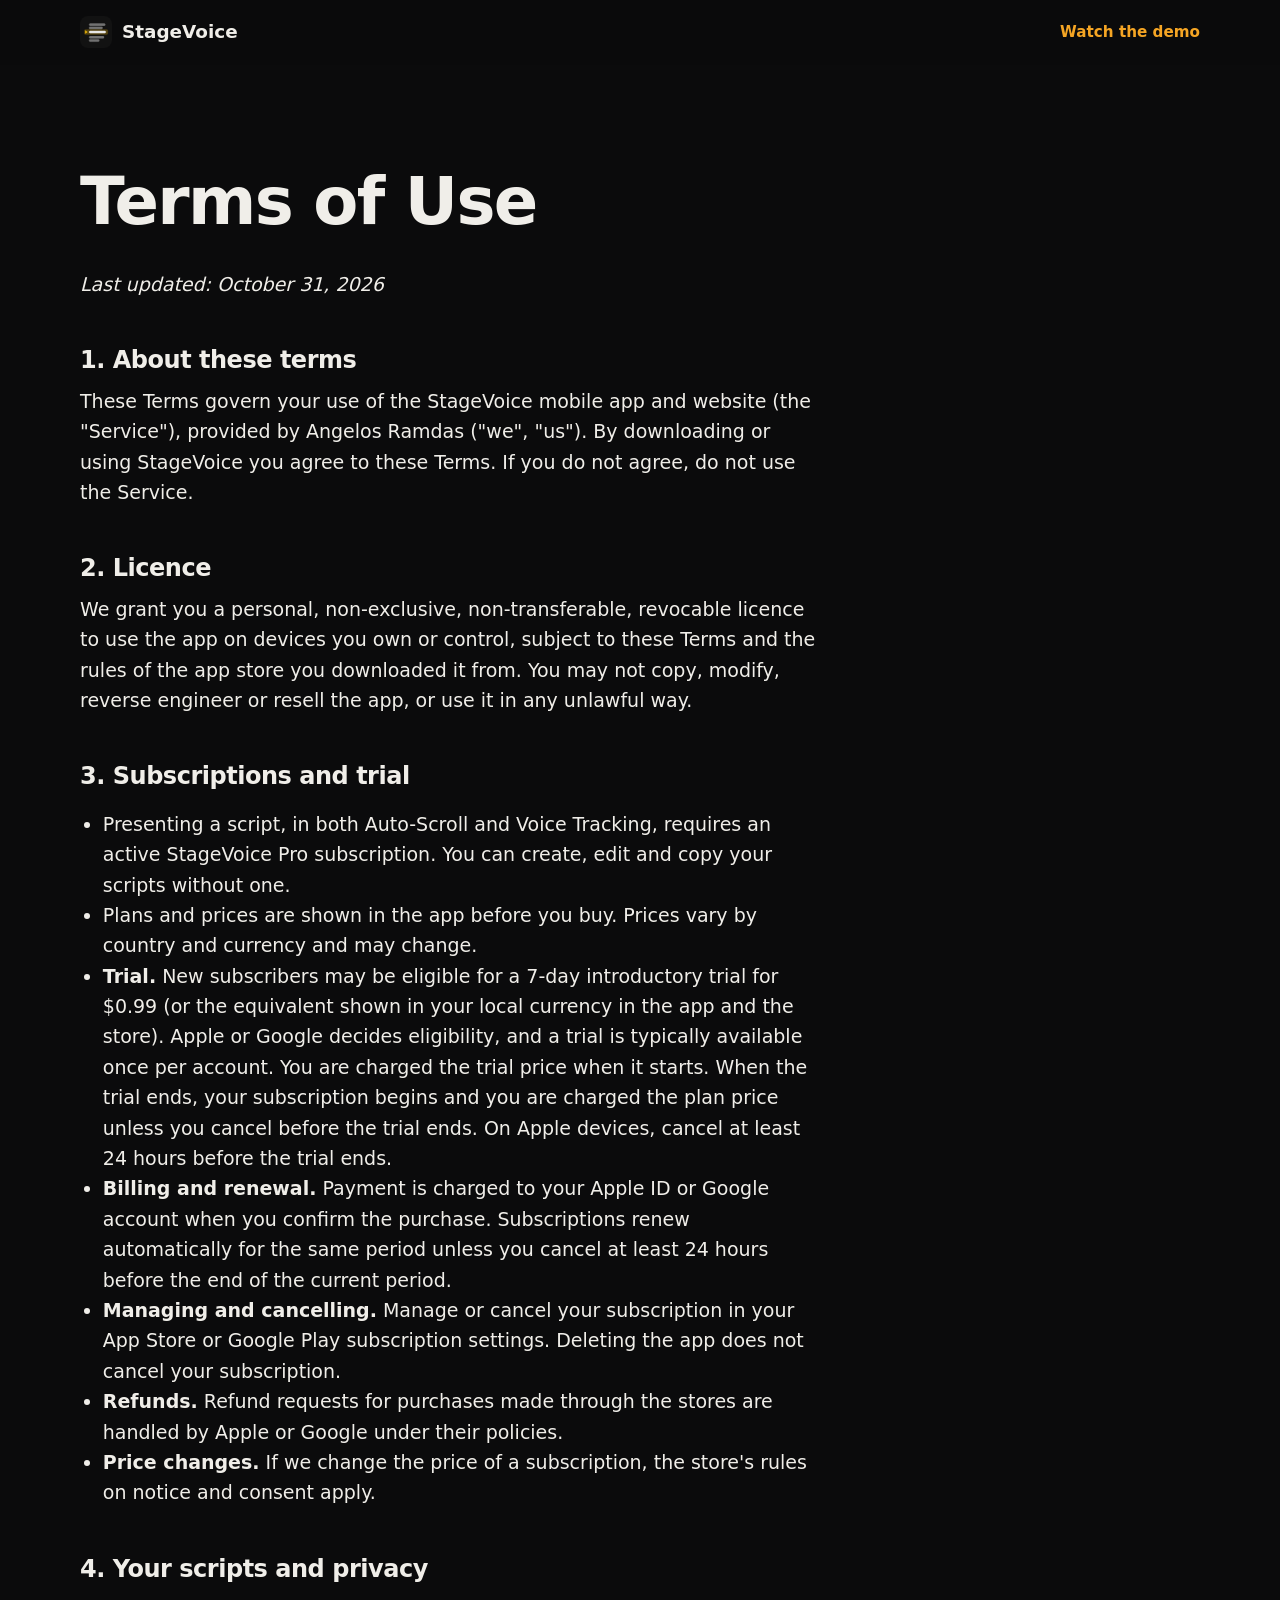
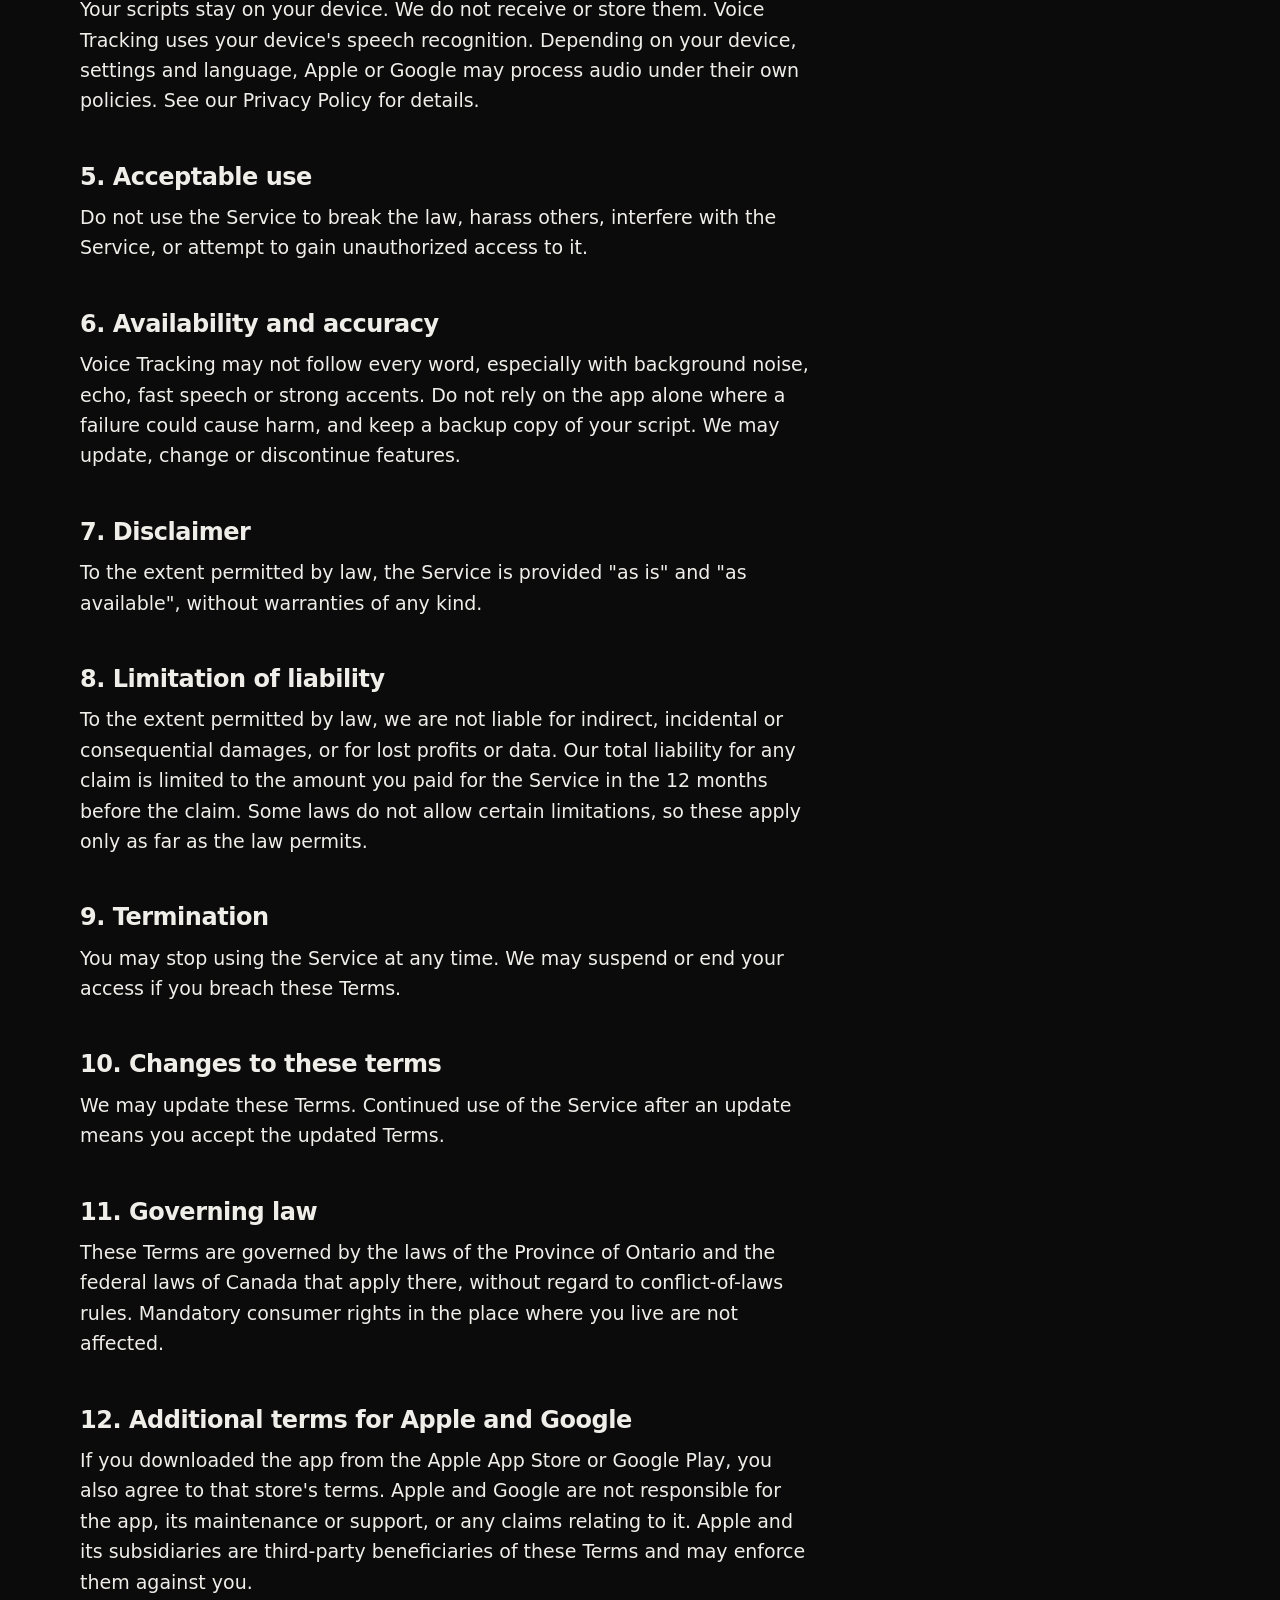
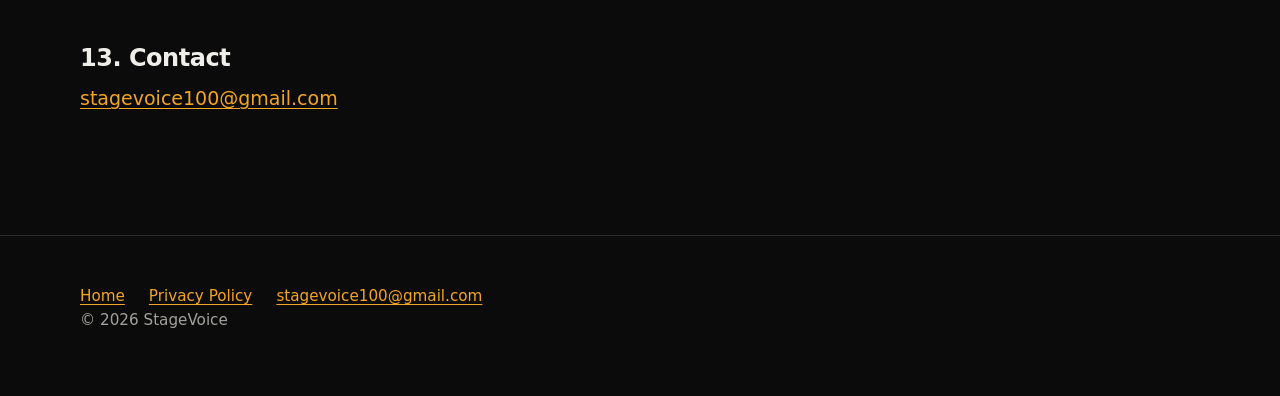
<file: terms.html>
<!doctype html>
<html lang="en">
  <head>
    <meta charset="utf-8" />
    <meta name="viewport" content="width=device-width, initial-scale=1" />
    <title>Terms of Use · StageVoice</title>
    <meta name="description" content="The terms for using StageVoice, including StageVoice Pro subscriptions, the 7-day trial, renewal and cancellation." />
    <link rel="canonical" href="https://angelosramdas-afk.github.io/stagevoice-site/terms.html" />
    <meta name="theme-color" content="#0b0b0c" />
    <meta name="color-scheme" content="dark" />
    <meta property="og:type" content="article" />
    <meta property="og:site_name" content="StageVoice" />
    <meta property="og:title" content="StageVoice Terms of Use" />
    <meta property="og:url" content="https://angelosramdas-afk.github.io/stagevoice-site/terms.html" />
    <meta property="og:image" content="https://angelosramdas-afk.github.io/stagevoice-site/assets/og-image.png" />
    <link rel="icon" type="image/png" sizes="32x32" href="assets/favicon-32.png" />
    <link rel="apple-touch-icon" href="assets/apple-touch-icon.png" />
    <link rel="stylesheet" href="styles.css" />
    <script src="main.js" defer></script>
  </head>

  <body>
    <a class="skip-link" href="#main">Skip to content</a>

    <header class="site-header">
      <div class="container">
        <a class="brand" href="./" aria-label="StageVoice home">
          <img src="assets/apple-touch-icon.png" alt="" width="32" height="32" />
          StageVoice
        </a>
        <a class="header-cta" href="./#demo">Watch the demo</a>
      </div>
    </header>

    <main id="main" class="section">
      <div class="container">
        <!-- =================================================================
             TERMS OF USE: the same text as docs/TERMS.md (keep both in sync).
             Fill in the highlighted [PLACEHOLDERS], have it reviewed, then
             delete the notice box. The app links here from the paywall and
             Settings (lib/config/app_links.dart).
             ================================================================= -->
        <article class="policy">
          <!-- BEGIN TERMS OF USE -->

          <h1>Terms of Use</h1>
          <p><em>Last updated: October 31, 2026</em></p>

          <h2>1. About these terms</h2>
          <p>These Terms govern your use of the StageVoice mobile app and website (the "Service"), provided by Angelos Ramdas ("we", "us"). By downloading or using StageVoice you agree to these Terms. If you do not agree, do not use the Service.</p>
          <h2>2. Licence</h2>
          <p>We grant you a personal, non-exclusive, non-transferable, revocable licence to use the app on devices you own or control, subject to these Terms and the rules of the app store you downloaded it from. You may not copy, modify, reverse engineer or resell the app, or use it in any unlawful way.</p>
          <h2>3. Subscriptions and trial</h2>
          <ul>
            <li>Presenting a script, in both Auto-Scroll and Voice Tracking, requires an active StageVoice Pro subscription. You can create, edit and copy your scripts without one.</li>
            <li>Plans and prices are shown in the app before you buy. Prices vary by country and currency and may change.</li>
            <li><strong>Trial.</strong> New subscribers may be eligible for a 7-day introductory trial for $0.99 (or the equivalent shown in your local currency in the app and the store). Apple or Google decides eligibility, and a trial is typically available once per account. You are charged the trial price when it starts. When the trial ends, your subscription begins and you are charged the plan price unless you cancel before the trial ends. On Apple devices, cancel at least 24 hours before the trial ends.</li>
            <li><strong>Billing and renewal.</strong> Payment is charged to your Apple ID or Google account when you confirm the purchase. Subscriptions renew automatically for the same period unless you cancel at least 24 hours before the end of the current period.</li>
            <li><strong>Managing and cancelling.</strong> Manage or cancel your subscription in your App Store or Google Play subscription settings. Deleting the app does not cancel your subscription.</li>
            <li><strong>Refunds.</strong> Refund requests for purchases made through the stores are handled by Apple or Google under their policies.</li>
            <li><strong>Price changes.</strong> If we change the price of a subscription, the store's rules on notice and consent apply.</li>
          </ul>
          <h2>4. Your scripts and privacy</h2>
          <p>Your scripts stay on your device. We do not receive or store them. Voice Tracking uses your device's speech recognition. Depending on your device, settings and language, Apple or Google may process audio under their own policies. See our Privacy Policy for details.</p>
          <h2>5. Acceptable use</h2>
          <p>Do not use the Service to break the law, harass others, interfere with the Service, or attempt to gain unauthorized access to it.</p>
          <h2>6. Availability and accuracy</h2>
          <p>Voice Tracking may not follow every word, especially with background noise, echo, fast speech or strong accents. Do not rely on the app alone where a failure could cause harm, and keep a backup copy of your script. We may update, change or discontinue features.</p>
          <h2>7. Disclaimer</h2>
          <p>To the extent permitted by law, the Service is provided "as is" and "as available", without warranties of any kind.</p>
          <h2>8. Limitation of liability</h2>
          <p>To the extent permitted by law, we are not liable for indirect, incidental or consequential damages, or for lost profits or data. Our total liability for any claim is limited to the amount you paid for the Service in the 12 months before the claim. Some laws do not allow certain limitations, so these apply only as far as the law permits.</p>
          <h2>9. Termination</h2>
          <p>You may stop using the Service at any time. We may suspend or end your access if you breach these Terms.</p>
          <h2>10. Changes to these terms</h2>
          <p>We may update these Terms. Continued use of the Service after an update means you accept the updated Terms.</p>
          <h2>11. Governing law</h2>
          <p>These Terms are governed by the laws of the Province of Ontario and the federal laws of Canada that apply there, without regard to conflict-of-laws rules. Mandatory consumer rights in the place where you live are not affected.</p>
          <h2>12. Additional terms for Apple and Google</h2>
          <p>If you downloaded the app from the Apple App Store or Google Play, you also agree to that store's terms. Apple and Google are not responsible for the app, its maintenance or support, or any claims relating to it. Apple and its subsidiaries are third-party beneficiaries of these Terms and may enforce them against you.</p>
          <h2>13. Contact</h2>
          <p><a href="mailto:stagevoice100@gmail.com">stagevoice100@gmail.com</a></p>
          <!-- END TERMS OF USE -->
        </article>
      </div>
    </main>

    <footer class="site-footer">
      <div class="container">
        <div>
          <ul class="footer-links">
            <li><a href="./">Home</a></li>
            <li><a href="privacy.html">Privacy Policy</a></li>
            <li><a href="mailto:stagevoice100@gmail.com">stagevoice100@gmail.com</a></li>
          </ul>
          <p>&copy; <span data-year>2026</span> StageVoice</p>
        </div>
      </div>
    </footer>
  </body>
</html>
</file>
<file: styles.css>
/* StageVoice marketing site.
   Mobile-first; no external fonts or frameworks. Colours match the app:
   near-black background, off-white text, amber reading-guide accent. */

/* ---------- Tokens ---------- */
:root {
  --bg: #0b0b0c;
  --surface: #151517;
  --surface-2: #1d1d20;
  --border: #2a2a2e;
  --text: #f0eee9;
  --muted: #a3a19b;
  --amber: #f5a524;
  --amber-band: rgba(245, 165, 36, 0.18);
  --success: #5bd38a;
  --error: #ff7a6b;

  --radius: 18px;
  --container: 1120px;
  --gutter: clamp(20px, 5vw, 40px);
  --section-space: clamp(56px, 8vw, 104px);

  --font: system-ui, -apple-system, "Segoe UI", Roboto, "Helvetica Neue",
    Arial, "Noto Sans", sans-serif;
}

/* ---------- Base ---------- */
*,
*::before,
*::after {
  box-sizing: border-box;
}

html {
  scroll-behavior: smooth;
  -webkit-text-size-adjust: 100%;
}

body {
  margin: 0;
  background: var(--bg);
  color: var(--text);
  font-family: var(--font);
  font-size: clamp(1.0625rem, 0.4vw + 1rem, 1.1875rem);
  line-height: 1.6;
  -webkit-font-smoothing: antialiased;
}

img,
video {
  display: block;
  max-width: 100%;
  height: auto;
}

a {
  color: var(--amber);
  text-underline-offset: 3px;
}

h1,
h2,
h3 {
  line-height: 1.1;
  margin: 0 0 0.5em;
}

/* Tracking follows size: tighter as type grows, near zero at reading sizes. */
h1 {
  font-size: clamp(2.5rem, 6.5vw, 4.1rem);
  font-weight: 800;
  line-height: 1.05;
  letter-spacing: -0.025em;
}

h2 {
  font-size: clamp(2rem, 4.5vw, 3.25rem);
  font-weight: 800;
  letter-spacing: -0.02em;
}

h3 {
  font-size: clamp(1.35rem, 2.2vw, 1.6rem);
  font-weight: 700;
  line-height: 1.2;
  letter-spacing: -0.005em;
}

p {
  margin: 0 0 1em;
}

:focus-visible {
  outline: 3px solid var(--amber);
  outline-offset: 3px;
  border-radius: 6px;
}

.container {
  width: min(100% - 2 * var(--gutter), var(--container));
  margin-inline: auto;
}

.section {
  padding-block: var(--section-space);
}

.section-intro {
  max-width: 40rem;
  color: var(--muted);
  font-size: 1.15em;
}

/* Amber highlight that echoes the app's reading guide. */
.highlight {
  background: linear-gradient(transparent 12%, var(--amber-band) 12% 88%, transparent 88%);
  color: var(--amber);
  padding-inline: 0.1em;
}

.visually-hidden {
  position: absolute;
  width: 1px;
  height: 1px;
  overflow: hidden;
  clip: rect(0 0 0 0);
  white-space: nowrap;
}

.skip-link {
  position: absolute;
  left: 12px;
  top: -60px;
  background: var(--amber);
  color: #000;
  padding: 10px 16px;
  border-radius: 10px;
  z-index: 10;
}

.skip-link:focus {
  top: 12px;
}

/* ---------- Header ---------- */
.site-header {
  position: sticky;
  top: 0;
  z-index: 5;
  background: rgba(11, 11, 12, 0.85);
  backdrop-filter: blur(10px);
  -webkit-backdrop-filter: blur(10px);
  border-bottom: 1px solid transparent;
  transition: border-color 0.2s ease;
}

/* The divider only appears once content scrolls under the header. */
.site-header.is-scrolled {
  border-bottom-color: var(--border);
}

.site-header .container {
  display: flex;
  align-items: center;
  justify-content: space-between;
  min-height: 64px;
}

.brand {
  display: inline-flex;
  align-items: center;
  gap: 10px;
  color: var(--text);
  text-decoration: none;
  font-weight: 800;
  font-size: 1.15rem;
}

.brand img {
  width: 32px;
  height: 32px;
  border-radius: 8px;
}

.header-cta {
  font-weight: 600;
  text-decoration: none;
  font-size: 0.95rem;
}

/* ---------- Buttons ---------- */
.button {
  display: inline-flex;
  align-items: center;
  justify-content: center;
  min-height: 52px;
  padding: 0 24px;
  border: 0;
  border-radius: 12px;
  background: var(--amber);
  color: #141006;
  font: inherit;
  font-weight: 700;
  text-decoration: none;
  cursor: pointer;
  transition: transform 0.1s ease-out, filter 0.15s ease;
}

.button:hover {
  filter: brightness(1.08);
}

.button:active {
  transform: scale(0.97);
}

.button[disabled] {
  opacity: 0.6;
  cursor: progress;
}

.button--ghost {
  border: 1px solid var(--border);
  background: transparent;
  color: var(--text);
}

.hero-actions {
  display: flex;
  flex-wrap: wrap;
  gap: 12px;
}

.hero-note {
  margin: 12px 0 0;
  color: var(--muted);
  font-size: 0.9em;
}

/* ---------- Hero ---------- */
.hero {
  padding-block: clamp(48px, 9vw, 110px) var(--section-space);
}

.hero .container {
  display: grid;
  gap: clamp(48px, 8vw, 80px);
  align-items: center;
}

.hero-subhead {
  color: var(--muted);
  font-size: clamp(1.15rem, 1.4vw + 0.8rem, 1.4rem);
  max-width: 36rem;
  margin-bottom: 1.6em;
}

@media (min-width: 960px) {
  .hero .container {
    grid-template-columns: 1.15fr 0.85fr;
  }
}

/* ---------- Phone mockup with animated reading guide ---------- */
.phone {
  /* Placeholder: replace the .phone-screen contents with a real screenshot
     (<img src="assets/screenshot.png" alt="...">) when available. */
  position: relative;
  width: min(100%, 330px);
  aspect-ratio: 9 / 19;
  margin-inline: auto;
  padding: 14px;
  border-radius: 46px;
  background: linear-gradient(160deg, #2b2b30, #121214);
  box-shadow:
    0 0 0 1px #34343a,
    0 30px 80px rgba(0, 0, 0, 0.6),
    0 0 120px rgba(245, 165, 36, 0.08);
}

.phone-screen {
  position: relative;
  height: 100%;
  overflow: hidden;
  border-radius: 34px;
  background: #121212;
  padding: 64px 20px 20px;
  --line: 2.3em; /* height of one script line; the band moves in these steps */
  font-size: clamp(0.95rem, 3.8vw, 1.15rem);
}

.phone-screen::before {
  /* camera notch */
  content: "";
  position: absolute;
  top: 14px;
  left: 50%;
  width: 90px;
  height: 22px;
  transform: translateX(-50%);
  border-radius: 999px;
  background: #000;
}

.script {
  position: relative;
}

.script-lines {
  margin: 0;
  padding: 0;
  list-style: none;
  font-weight: 600;
}

.script-lines li {
  height: var(--line);
  line-height: var(--line);
  padding-left: 22px;
  white-space: nowrap;
  color: #e8e8e8;
}

.reading-guide {
  position: absolute;
  top: 0;
  left: -20px;
  right: -20px;
  height: var(--line);
  background: var(--amber-band);
  border-radius: 6px;
  pointer-events: none;
  animation: follow-voice 12s ease-in-out infinite;
}

.reading-guide::before {
  /* the app's ▶ marker */
  content: "";
  position: absolute;
  left: 22px;
  top: 50%;
  transform: translateY(-50%);
  border-left: 10px solid var(--amber);
  border-top: 7px solid transparent;
  border-bottom: 7px solid transparent;
}

/* The band glides to the next line, then holds, like a speaker reading at a
   natural pace (with one longer "pause" in the middle). */
@keyframes follow-voice {
  0%, 10% { transform: translateY(0); }
  14%, 24% { transform: translateY(calc(var(--line) * 1)); }
  28%, 38% { transform: translateY(calc(var(--line) * 2)); }
  42%, 62% { transform: translateY(calc(var(--line) * 3)); }
  66%, 76% { transform: translateY(calc(var(--line) * 4)); }
  80%, 94% { transform: translateY(calc(var(--line) * 5)); opacity: 1; }
  /* Fade out, jump back to the top unseen, fade in: no slide backwards. */
  97% { transform: translateY(calc(var(--line) * 5)); opacity: 0; }
  97.1% { transform: translateY(0); opacity: 0; }
  100% { transform: translateY(0); opacity: 1; }
}

.phone-status {
  position: absolute;
  left: 16px;
  right: 16px;
  bottom: 16px;
  display: flex;
  align-items: center;
  gap: 8px;
  padding: 10px 14px;
  border-radius: 14px;
  background: var(--surface-2);
  color: var(--muted);
  font-size: 0.8rem;
}

.phone-status .dot {
  width: 9px;
  height: 9px;
  border-radius: 50%;
  background: var(--success);
  animation: pulse 2s ease-in-out infinite;
}

@keyframes pulse {
  50% { opacity: 0.35; }
}

/* ---------- Demo ---------- */
.demo-frame {
  position: relative;
  overflow: hidden;
  border: 1px solid var(--border);
  border-radius: var(--radius);
  background: var(--surface);
}

.demo-frame video {
  width: 100%;
  aspect-ratio: 16 / 9;
  object-fit: cover;
  background: #000;
}

.sound-toggle {
  position: absolute;
  top: 14px;
  right: 14px;
  display: inline-flex;
  align-items: center;
  gap: 8px;
  min-height: 44px;
  padding: 0 16px;
  border: 1px solid rgba(255, 255, 255, 0.18);
  border-radius: 999px;
  background: rgba(11, 11, 12, 0.72);
  -webkit-backdrop-filter: blur(12px);
  backdrop-filter: blur(12px);
  color: var(--text);
  font: inherit;
  font-size: 0.9rem;
  font-weight: 700;
  cursor: pointer;
}

.sound-toggle[hidden] {
  display: none;
}

@media (max-width: 560px) {
  .sound-toggle {
    top: 8px;
    right: 8px;
    min-height: 36px;
    padding: 0 12px;
    gap: 6px;
    font-size: 0.8rem;
  }
}

.sound-toggle:active {
  transform: scale(0.97);
}

.demo-caption {
  margin-top: 16px;
  color: var(--muted);
  text-align: center;
}

/* ---------- Modes ---------- */
.cards {
  display: grid;
  gap: 20px;
  margin-top: 40px;
}

.card {
  padding: clamp(24px, 4vw, 40px);
  border: 1px solid var(--border);
  border-radius: var(--radius);
  background: var(--surface);
}

.card-label {
  display: inline-block;
  margin-bottom: 14px;
  padding: 4px 12px;
  border-radius: 999px;
  background: var(--surface-2);
  color: var(--muted);
  font-size: 0.8rem;
  font-weight: 700;
  letter-spacing: 0.06em;
  text-transform: uppercase;
}

.card--voice {
  border-color: rgba(245, 165, 36, 0.45);
  box-shadow: 0 0 60px rgba(245, 165, 36, 0.08);
}

.card--voice .card-label {
  background: var(--amber-band);
  color: var(--amber);
}

.card ul {
  margin: 0;
  padding-left: 1.2em;
  color: var(--muted);
}

.card li + li {
  margin-top: 6px;
}

@media (min-width: 760px) {
  .cards {
    grid-template-columns: 1fr 1fr;
  }
}

/* ---------- Features ---------- */
.features {
  display: grid;
  gap: 14px;
  margin: 40px 0 0;
  padding: 0;
  list-style: none;
}

.features li {
  position: relative;
  padding: 18px 20px 18px 54px;
  border: 1px solid var(--border);
  border-radius: 14px;
  background: var(--surface);
}

.features li::before {
  /* small reading-guide marker as the bullet */
  content: "";
  position: absolute;
  left: 22px;
  top: 1.45em;
  border-left: 12px solid var(--amber);
  border-top: 8px solid transparent;
  border-bottom: 8px solid transparent;
}

.features strong {
  display: block;
}

.features span {
  color: var(--muted);
  font-size: 0.95em;
}

@media (min-width: 760px) {
  .features {
    grid-template-columns: repeat(2, 1fr);
  }
}

@media (min-width: 1040px) {
  .features {
    grid-template-columns: repeat(3, 1fr);
  }
}

/* ---------- Privacy ---------- */
.privacy-panel {
  padding: clamp(32px, 6vw, 64px);
  border-radius: calc(var(--radius) + 6px);
  background:
    linear-gradient(var(--amber-band), var(--amber-band)) left 50% / 6px 60% no-repeat,
    var(--surface);
  border: 1px solid var(--border);
}

.privacy-panel p {
  max-width: 44rem;
  color: var(--muted);
}

/* ---------- Final CTA ---------- */
.final-cta {
  text-align: center;
}

.final-cta .store-badges {
  justify-content: center;
  margin-top: 28px;
}

.final-cta .section-intro {
  margin-inline: auto;
}

/* ---------- Footer ---------- */
.site-footer {
  padding-block: 48px;
  border-top: 1px solid var(--border);
  color: var(--muted);
  font-size: 0.95rem;
}

.site-footer .container {
  display: grid;
  gap: 24px;
}

.footer-links {
  display: flex;
  flex-wrap: wrap;
  gap: 8px 24px;
  margin: 0;
  padding: 0;
  list-style: none;
}

.store-badges {
  display: flex;
  flex-wrap: wrap;
  gap: 12px;
}

/* Disabled "coming soon" store badges (plain text, not the official artwork,
   which may only be used once the app is live in the store). */
.store-badge {
  display: inline-flex;
  flex-direction: column;
  justify-content: center;
  min-width: 170px;
  padding: 8px 16px;
  border: 1px solid var(--border);
  border-radius: 10px;
  background: var(--surface);
  color: #6f6d68;
  line-height: 1.25;
  cursor: not-allowed;
  user-select: none;
}

.store-badge small {
  font-size: 0.7rem;
  text-transform: uppercase;
  letter-spacing: 0.08em;
}

.store-badge strong {
  font-size: 1.05rem;
}

@media (min-width: 760px) {
  .site-footer .container {
    grid-template-columns: 1fr auto;
    align-items: center;
  }
}

/* ---------- Privacy policy page ---------- */
.policy {
  max-width: 46rem;
}

.policy h2 {
  font-size: 1.5rem;
  margin-top: 2em;
}

.policy ul {
  padding-left: 1.2em;
}

.policy .placeholder {
  background: rgba(255, 122, 107, 0.15);
  color: var(--error);
  padding: 0 4px;
  border-radius: 4px;
}

.paste-notice {
  margin-bottom: 2em;
  padding: 16px 20px;
  border: 1px dashed var(--amber);
  border-radius: 12px;
  color: var(--amber);
  font-size: 0.95rem;
}

/* ---------- Motion preferences ---------- */
@media (prefers-reduced-motion: reduce) {
  html {
    scroll-behavior: auto;
  }

  .reading-guide,
  .phone-status .dot {
    animation: none;
  }

  .reading-guide {
    transform: translateY(calc(var(--line) * 2));
  }
}

/* ---------- Who it's for ---------- */
.cards--who h3 {
  margin-top: 0;
}

.cards--who p {
  margin-bottom: 0;
  color: var(--muted);
}

/* ---------- FAQ ---------- */
.faq {
  display: grid;
  gap: 10px;
  max-width: 52rem;
  margin-top: 40px;
}

.faq-item {
  border: 1px solid var(--border);
  border-radius: 14px;
  background: var(--surface);
}

.faq-item summary {
  display: flex;
  align-items: center;
  justify-content: space-between;
  gap: 16px;
  padding: 18px clamp(18px, 3vw, 24px);
  list-style: none;
  cursor: pointer;
  border-radius: 14px;
  transition: background-color 0.1s ease-out;
  -webkit-tap-highlight-color: transparent;
}

.faq-item summary:active {
  background: rgba(255, 255, 255, 0.04);
}

.faq-item summary::-webkit-details-marker {
  display: none;
}

/* Plus sign that turns into a minus when open. */
.faq-item summary::after {
  content: "+";
  flex: none;
  color: var(--amber);
  font-size: 1.5rem;
  font-weight: 700;
  line-height: 1;
}

.faq-item[open] summary::after {
  content: "\2212";
}

.faq-item summary:focus-visible {
  outline: 2px solid var(--amber);
  outline-offset: 2px;
  border-radius: 14px;
}

.faq-item h3 {
  margin: 0;
  font-size: 1.05rem;
}

.faq-item p {
  margin: 0;
  padding: 0 clamp(18px, 3vw, 24px) 20px;
  color: var(--muted);
}

@media (min-width: 1040px) {
  .cards--who {
    grid-template-columns: repeat(3, 1fr);
  }
}

/* Smooth open and close where the browser can animate to auto height. */
@supports (interpolate-size: allow-keywords) {
  @media (prefers-reduced-motion: no-preference) {
    .faq {
      interpolate-size: allow-keywords;
    }

    .faq-item::details-content {
      block-size: 0;
      overflow: hidden;
      transition: block-size 0.3s ease, content-visibility 0.3s allow-discrete;
    }

    .faq-item[open]::details-content {
      block-size: auto;
    }
  }
}

/* ---------- Accessibility preferences ---------- */
@media (prefers-reduced-transparency: reduce) {
  .site-header,
  .sound-toggle {
    background: var(--bg);
    -webkit-backdrop-filter: none;
    backdrop-filter: none;
  }
}

@media (prefers-contrast: more) {
  :root {
    --border: #6b6a66;
    --muted: #d4d2cc;
  }

  .site-header {
    border-bottom-color: var(--border);
  }
}
</file>
